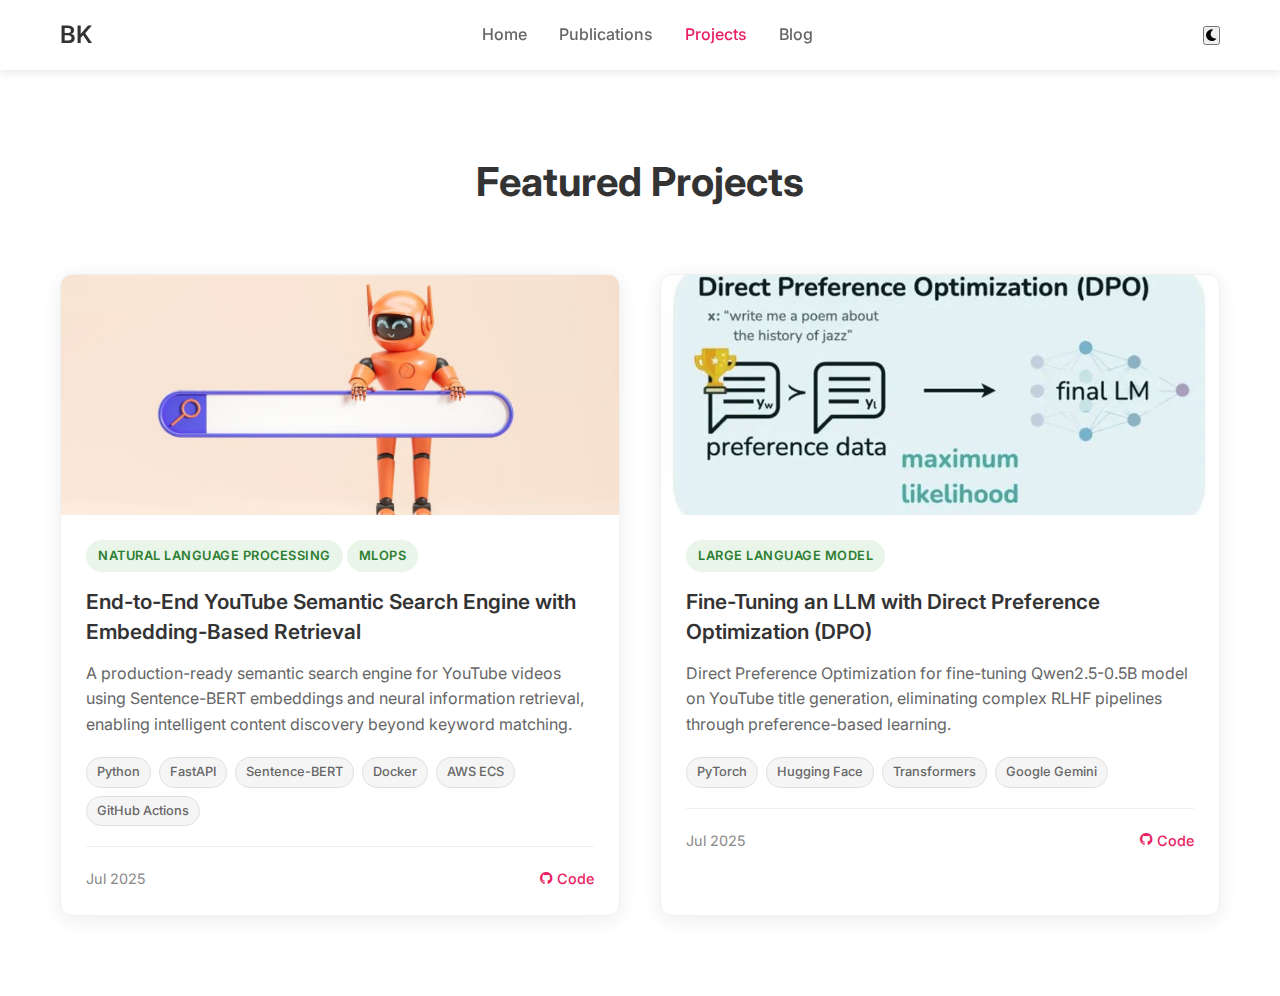
<file: projects.html>
<!DOCTYPE html>
<html lang="en">
<head>
    <meta charset="UTF-8">
    <meta name="viewport" content="width=device-width, initial-scale=1.0">
    <title>Projects</title>
    <link rel="stylesheet" href="css/style.css">
    <link href="https://fonts.googleapis.com/css2?family=Inter:wght@300;400;500;600;700&display=swap" rel="stylesheet">
    <link rel="stylesheet" href="https://cdnjs.cloudflare.com/ajax/libs/font-awesome/6.0.0/css/all.min.css">
</head>
<body>
    <nav class="navbar">
        <div class="nav-container">
            <div class="nav-brand">BK</div>
            <ul class="nav-menu">
                <li><a href="index.html" class="nav-link">Home</a></li>
                <li><a href="publications.html" class="nav-link">Publications</a></li>
                <li><a href="projects.html" class="nav-link active">Projects</a></li>
                <li><a href="#blog" class="nav-link">Blog</a></li>
            </ul>
            <button class="dark-mode-toggle" aria-label="Toggle dark mode">
                <i class="fas fa-moon"></i>
            </button>
            <div class="nav-toggle">
                <span></span>
                <span></span>
                <span></span>
            </div>
        </div>
    </nav>

    <main class="main-content">
        <div class="projects-container">
            <header class="projects-header">
                <h1>Featured Projects</h1>
            </header>

            <div class="projects-grid">
                <!-- Project Card 1 -->
                <article class="project-card">
                    <div class="project-image">
                        <img src="images/project1.jpg" alt="yt-semantic-search">
                    </div>
                    <div class="project-content">
                        <span class="project-category">NATURAL LANGUAGE PROCESSING</span>
                        <span class="project-category">MLOps</span>
                        <h2 class="project-title">
                            <a href="https://github.com/imbkaushik/yt-semantic-search" target="_blank">
                                End-to-End YouTube Semantic Search Engine with Embedding-Based Retrieval 
                            </a>
                        </h2>
                        <p class="project-description">
                            A production-ready semantic search engine for YouTube videos using Sentence-BERT embeddings and neural
                            information retrieval, enabling intelligent content discovery beyond keyword matching.
                        </p>
                        <div class="project-tech">
                            <span class="tech-tag">Python</span>
                            <span class="tech-tag">FastAPI</span>
                            <span class="tech-tag">Sentence-BERT</span>
                            <span class="tech-tag">Docker</span>
                            <span class="tech-tag">AWS ECS</span>
                            <span class="tech-tag">GitHub Actions</span>
                        </div>
                        <div class="project-meta">
                            <span class="project-date">Jul 2025</span>
                            <div class="project-links">
                                <a href="https://github.com/imbkaushik/yt-semantic-search" class="project-link" target="_blank">
                                    <i class="fab fa-github"></i> Code
                                </a>
                            </div>
                        </div>
                    </div>
                </article>

                <!-- Project Card 2 -->
                <article class="project-card">
                    <div class="project-image">
                        <img src="images/project2.jpg" alt="NLP Chatbot">
                    </div>
                    <div class="project-content">
                        <span class="project-category">LARGE LANGUAGE MODEL</span>
                        <h2 class="project-title">
                            <a href="https://github.com/imbkaushik/llm-dpo-finetuning" target="_blank">
                                Fine-Tuning an LLM with Direct Preference Optimization (DPO) 
                            </a>
                        </h2>
                        <p class="project-description">
                            Direct Preference Optimization for fine-tuning Qwen2.5-0.5B model on YouTube title generation, eliminating complex RLHF pipelines through preference-based learning.
                        </p>
                        <div class="project-tech">
                            <span class="tech-tag">PyTorch</span>
                            <span class="tech-tag">Hugging Face</span>
                            <span class="tech-tag">Transformers</span>
                            <span class="tech-tag">Google Gemini</span>
                        </div>

                        <div class="project-meta">
                            <span class="project-date">Jul 2025</span>
                            <div class="project-links">
                                <a href="https://github.com/imbkaushik/llm-dpo-finetuning" class="project-link" target="_blank">
                                    <i class="fab fa-github"></i> Code
                                </a>
                            </div>
                        </div>
                    </div>
                </article>

                <!-- Project Card 3 -->
    <!--            <article class="project-card">
                    <div class="project-image">
                        <img src="images/project3.jpg" alt="Computer Vision App">
                    </div>
                    <div class="project-content">
                        <span class="project-category">COMPUTER VISION</span>
                        <h2 class="project-title">
                            <a href="https://github.com/yourusername/object-detection" target="_blank">
                                Real-time Object Detection System
                            </a>
                        </h2>
                        <p class="project-description">
                            High-performance object detection and tracking system using YOLO v8 
                            and OpenCV. Optimized for edge devices with real-time processing 
                            capabilities at 30+ FPS.
                        </p>
                        <div class="project-tech">
                            <span class="tech-tag">Python</span>
                            <span class="tech-tag">YOLO</span>
                            <span class="tech-tag">OpenCV</span>
                            <span class="tech-tag">PyTorch</span>
                        </div>
                        <div class="project-meta">
                            <span class="project-date">Aug 2023</span>
                            <div class="project-links">
                                <a href="https://github.com/yourusername/project3" class="project-link" target="_blank">
                                    <i class="fab fa-github"></i> Code
                                </a>
                                <a href="https://demo-link.com" class="project-link" target="_blank">
                                    <i class="fas fa-external-link-alt"></i> Demo
                                </a>
                            </div>
                        </div>
                    </div>
                </article> -->

                <!-- Project Card 4 -->
<!--                <article class="project-card">
                    <div class="project-image">
                        <img src="images/project4.jpg" alt="MLOps Pipeline">
                    </div>
                    <div class="project-content">
                        <span class="project-category">MLOPS</span>
                        <h2 class="project-title">
                            <a href="https://github.com/yourusername/mlops-pipeline" target="_blank">
                                End-to-End MLOps Pipeline
                            </a>
                        </h2>
                        <p class="project-description">
                            Complete MLOps infrastructure for model training, validation, and 
                            deployment with automated CI/CD pipelines. Features model monitoring, 
                            drift detection, and automatic retraining capabilities.
                        </p>
                        <div class="project-tech">
                            <span class="tech-tag">Python</span>
                            <span class="tech-tag">MLflow</span>
                            <span class="tech-tag">Kubernetes</span>
                            <span class="tech-tag">Jenkins</span>
                        </div>
                        <div class="project-meta">
                            <span class="project-date">Mar 2024</span>
                            <div class="project-links">
                                <a href="https://github.com/yourusername/project4" class="project-link" target="_blank">
                                    <i class="fab fa-github"></i> Code
                                </a>
                                <a href="https://demo-link.com" class="project-link" target="_blank">
                                    <i class="fas fa-external-link-alt"></i> Demo
                                </a>
                            </div>
                        </div>
                    </div>
                </article> -->

                <!-- Project Card 5 -->
<!--                <article class="project-card">
                    <div class="project-image">
                        <img src="images/project5.jpg" alt="Data Analytics Dashboard">
                    </div>
                    <div class="project-content">
                        <span class="project-category">DATA SCIENCE</span>
                        <h2 class="project-title">
                            <a href="https://github.com/yourusername/data-dashboard" target="_blank">
                                Interactive Data Analytics Dashboard
                            </a>
                        </h2>
                        <p class="project-description">
                            Full-stack web application for real-time data visualization and analytics. 
                            Features interactive charts, statistical analysis, and automated reporting 
                            for business intelligence applications.
                        </p>
                        <div class="project-tech">
                            <span class="tech-tag">Python</span>
                            <span class="tech-tag">Streamlit</span>
                            <span class="tech-tag">PostgreSQL</span>
                            <span class="tech-tag">Plotly</span>
                        </div>
                        <div class="project-meta">
                            <span class="project-date">Dec 2023</span>
                            <div class="project-links">
                                <a href="https://github.com/yourusername/project5" class="project-link" target="_blank">
                                    <i class="fab fa-github"></i> Code
                                </a>
                                <a href="https://demo-link.com" class="project-link" target="_blank">
                                    <i class="fas fa-external-link-alt"></i> Demo
                                </a>
                            </div>
                        </div>
                    </div>
                </article> -->

                <!-- Project Card 6 -->
<!--                <article class="project-card">
                    <div class="project-image">
                        <img src="images/project6.jpg" alt="Recommendation System">
                    </div>
                    <div class="project-content">
                        <span class="project-category">MACHINE LEARNING</span>
                        <h2 class="project-title">
                            <a href="https://github.com/yourusername/recommendation-system" target="_blank">
                                Collaborative Filtering Recommendation Engine
                            </a>
                        </h2>
                        <p class="project-description">
                            Advanced recommendation system using matrix factorization and deep learning 
                            techniques. Implemented hybrid approaches combining collaborative and 
                            content-based filtering for improved accuracy.
                        </p>
                        <div class="project-tech">
                            <span class="tech-tag">Python</span>
                            <span class="tech-tag">Scikit-learn</span>
                            <span class="tech-tag">Pandas</span>
                            <span class="tech-tag">Flask</span>
                        </div>
                        <div class="project-meta">
                            <span class="project-date">Sep 2023</span>
                            <div class="project-links">
                                <a href="https://github.com/yourusername/project6" class="project-link" target="_blank">
                                    <i class="fab fa-github"></i> Code
                                </a>
                                <a href="https://demo-link.com" class="project-link" target="_blank">
                                    <i class="fas fa-external-link-alt"></i> Demo
                                </a>
                            </div>
                        </div>
                    </div>
                </article> -->
            </div>
        </div>
    </main>

    <script src="js/script.js"></script>
</body>
</html>
</file>
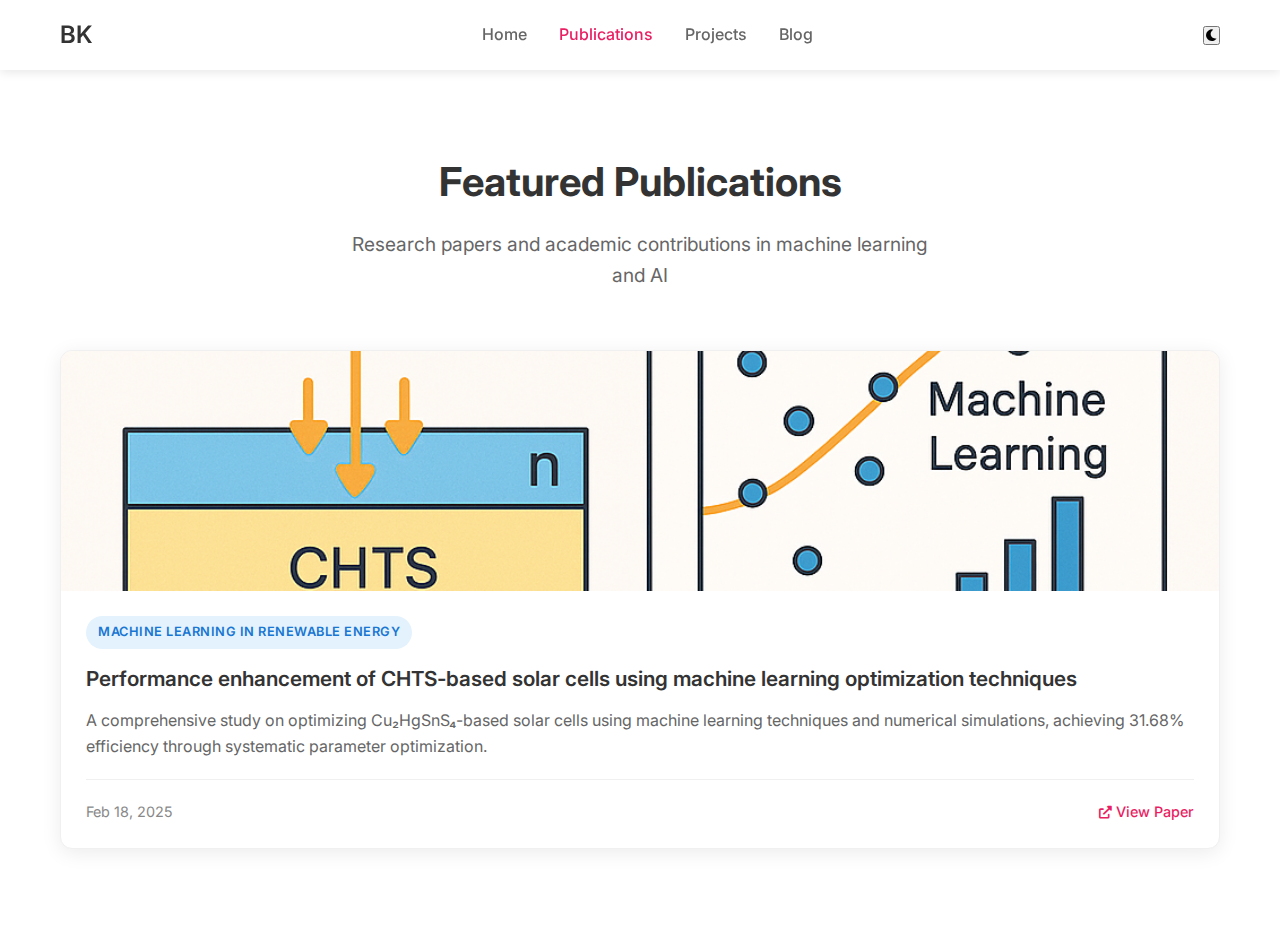
<file: publications.html>
<!DOCTYPE html>
<html lang="en">
<head>
    <meta charset="UTF-8">
    <meta name="viewport" content="width=device-width, initial-scale=1.0">
    <title>Publications</title>
    <link rel="stylesheet" href="css/style.css">
    <link href="https://fonts.googleapis.com/css2?family=Inter:wght@300;400;500;600;700&display=swap" rel="stylesheet">
    <link rel="stylesheet" href="https://cdnjs.cloudflare.com/ajax/libs/font-awesome/6.0.0/css/all.min.css">
</head>
<body>
    <nav class="navbar">
        <div class="nav-container">
            <div class="nav-brand">BK</div>
            <ul class="nav-menu">
                <li><a href="index.html" class="nav-link">Home</a></li>
                <li><a href="publications.html" class="nav-link active">Publications</a></li>
                <li><a href="projects.html" class="nav-link">Projects</a></li>
                <li><a href="#blog" class="nav-link">Blog</a></li>
            </ul>
            <button class="dark-mode-toggle" aria-label="Toggle dark mode">
                <i class="fas fa-moon"></i>
            </button>
            <div class="nav-toggle">
                <span></span>
                <span></span>
                <span></span>
            </div>
        </div>
    </nav>

    <main class="main-content">
        <div class="publications-container">
            <header class="publications-header">
                <h1>Featured Publications</h1>
                <p>Research papers and academic contributions in machine learning and AI</p>
            </header>

            <div class="publications-grid">
                <!-- Publication Card 1 -->
                <article class="publication-card">
                    <div class="publication-image">
                        <img src="images/publication1.png" alt="Working paper illustration">
                    </div>
                    <div class="publication-content">
                        <span class="publication-category">MACHINE LEARNING IN RENEWABLE ENERGY</span>
                        <h2 class="publication-title">
                            <a href="https://doi.org/10.1016/j.jpcs.2025.112642" target="_blank">
                                Performance enhancement of CHTS-based solar cells using machine learning optimization techniques
                            </a>
                        </h2>
                        <p class="publication-description">
                            A comprehensive study on optimizing Cu₂HgSnS₄-based solar cells using machine learning techniques and numerical simulations, achieving 31.68% efficiency through systematic parameter optimization.
                        </p>
                        <div class="publication-meta">
                            <span class="publication-date">Feb 18, 2025</span>
                            <a href="https://doi.org/10.1016/j.jpcs.2025.112642" class="publication-link" target="_blank">
                                <i class="fas fa-external-link-alt"></i> View Paper
                            </a>
                        </div>
                    </div>
                </article>

                 <!-- Publication Card 2 -->
 <!--                  <article class="publication-card">
                    <div class="publication-image">
                        <img src="images/publication2.jpg" alt="Conference paper illustration">
                    </div>
                    <div class="publication-content">
                        <span class="publication-category">LARGE LANGUAGE MODELS</span>
                        <h2 class="publication-title">
                            <a href="https://doi.org/paper-link" target="_blank">
                                An example conference paper
                            </a>
                        </h2>
                        <p class="publication-description">
                            Lorem ipsum dolor sit amet, consectetur adipiscing elit. Duis posuere 
                            tellus ac convallis placerat. Proin tincidunt magna sed ex sollicitudin 
                            condimentum.
                        </p>
                        <div class="publication-meta">
                            <span class="publication-date">Jul 1, 2013</span>
                            <a href="https://doi.org/paper-link" class="publication-link" target="_blank">
                                <i class="fas fa-external-link-alt"></i> View Paper
                            </a>
                        </div>
                    </div>
                </article> -->

                <!-- Publication Card 3 -->
  <!--               <article class="publication-card">
                    <div class="publication-image">
                        <img src="images/publication3.jpg" alt="Journal paper illustration">
                    </div>
                    <div class="publication-content">
                        <span class="publication-category">COMPUTER VISION</span>
                        <h2 class="publication-title">
                            <a href="https://doi.org/journal-link" target="_blank">
                                Deep Learning Approaches for Medical Image Analysis
                            </a>
                        </h2>
                        <p class="publication-description">
                            A comprehensive study on applying deep learning techniques for medical 
                            image segmentation and classification tasks with improved accuracy metrics.
                        </p>
                        <div class="publication-meta">
                            <span class="publication-date">Dec 15, 2023</span>
                            <a href="https://doi.org/journal-link" class="publication-link" target="_blank">
                                <i class="fas fa-external-link-alt"></i> View Paper
                            </a>
                        </div>
                    </div>
                </article> -->

                <!-- Publication Card 4 -->
 <!--                <article class="publication-card">
                    <div class="publication-image">
                        <img src="images/publication4.jpg" alt="Workshop paper illustration">
                    </div>
                    <div class="publication-content">
                        <span class="publication-category">NATURAL LANGUAGE PROCESSING</span>
                        <h2 class="publication-title">
                            <a href="https://arxiv.org/workshop-link" target="_blank">
                                Efficient Fine-tuning of Large Language Models
                            </a>
                        </h2>
                        <p class="publication-description">
                            Novel techniques for parameter-efficient fine-tuning of transformer 
                            models with reduced computational overhead and memory requirements.
                        </p>
                        <div class="publication-meta">
                            <span class="publication-date">Mar 22, 2024</span>
                            <a href="https://arxiv.org/workshop-link" class="publication-link" target="_blank">
                                <i class="fas fa-external-link-alt"></i> View Paper
                            </a>
                        </div>
                    </div>
                </article> -->
            </div>
        </div>
    </main>

    <script src="js/script.js"></script>
</body>
</html>
</file>
<file: css/style.css>
* {
    margin: 0;
    padding: 0;
    box-sizing: border-box;
}

body {
    font-family: 'Inter', -apple-system, BlinkMacSystemFont, sans-serif;
    line-height: 1.6;
    color: #333;
    background-color: #fff;
}

/* Navigation */
.navbar {
    background: #fff;
    box-shadow: 0 2px 10px rgba(0,0,0,0.1);
    position: fixed;
    top: 0;
    width: 100%;
    z-index: 1000;
}

.nav-container {
    max-width: 1200px;
    margin: 0 auto;
    padding: 0 20px;
    display: flex;
    justify-content: space-between;
    align-items: center;
    height: 70px;
}

.nav-brand {
    font-size: 1.5rem;
    font-weight: 600;
    color: #333;
}

.nav-menu {
    display: flex;
    list-style: none;
    gap: 2rem;
}

.nav-link {
    text-decoration: none;
    color: #666;
    font-weight: 500;
    transition: color 0.3s ease;
}

.nav-link:hover,
.nav-link.active {
    color: #e91e63;
}

.nav-toggle {
    display: none;
    flex-direction: column;
    cursor: pointer;
}

.nav-toggle span {
    width: 25px;
    height: 3px;
    background: #333;
    margin: 3px 0;
    transition: 0.3s;
}

/* Main Content */
.main-content {
    margin-top: 70px;
    padding: 40px 20px;
}

.hero-container {
    max-width: 1200px;
    margin: 0 auto;
    display: grid;
    grid-template-columns: 300px 1fr;
    gap: 60px;
    align-items: start;
}

/* Profile Section */
.profile-section {
    text-align: center;
    position: sticky;
    top: 100px;
}

.profile-image {
    width: 200px;
    height: 200px;
    margin: 0 auto 20px;
    border-radius: 50%;
    overflow: hidden;
    border: 4px solid #f0f0f0;
}

.profile-image img {
    width: 100%;
    height: 100%;
    object-fit: cover;
}

.name {
    font-size: 2rem;
    font-weight: 700;
    margin-bottom: 5px;
    color: #333;
}

.title {
    color: #666;
    font-size: 1.1rem;
    margin-bottom: 20px;
}

.social-links {
    display: flex;
    justify-content: center;
    gap: 15px;
    margin-top: 20px;
}

.social-link {
    display: flex;
    align-items: center;
    justify-content: center;
    width: 40px;
    height: 40px;
    border-radius: 50%;
    background: #f8f9fa;
    color: #666;
    text-decoration: none;
    transition: all 0.3s ease;
}

.social-link:hover {
    background: #e91e63;
    color: white;
    transform: translateY(-2px);
}

/* Content Section */
.content-section {
    padding-left: 20px;
}

.intro h2 {
    font-size: 2.5rem;
    font-weight: 700;
    margin-bottom: 20px;
    color: #333;
}

.intro p {
    margin-bottom: 20px;
    color: #666;
    font-size: 1.1rem;
    line-height: 1.7;
}

.download-cv {
    background: #e91e63;
    color: white;
    border: none;
    padding: 12px 24px;
    border-radius: 6px;
    font-size: 1rem;
    font-weight: 500;
    cursor: pointer;
    transition: all 0.3s ease;
    margin: 20px 0;
}

.download-cv:hover {
    background: #c2185b;
    transform: translateY(-2px);
}

/* Work Experience */
.work-experience {
    margin: 60px 0;
}

.work-experience h3 {
    font-size: 1.5rem;
    font-weight: 600;
    margin-bottom: 20px;
    color: #333;
}

.experience-item {
    display: flex;
    gap: 15px;
    padding: 20px;
    border: 1px solid #e0e0e0;
    border-radius: 8px;
    background: #f8f9fa;
}

.company-logo {
    width: 50px;
    height: 50px;
    background: #fff; /* Change from pink to white */
    border: 2px solid #e0e0e0; /* Add border */
    border-radius: 8px;
    display: flex;
    align-items: center;
    justify-content: center;
    overflow: hidden; /* Ensure image stays within bounds */
}

.company-logo img {
    width: 100%;
    height: 100%;
    object-fit: contain; /* Maintain aspect ratio */
    padding: 5px; /* Add small padding */
}

.experience-details h4 {
    font-size: 1.2rem;
    font-weight: 600;
    margin-bottom: 5px;
}

.duration {
    color: #666;
    font-size: 0.9rem;
    margin-bottom: 5px;
}

.company {
    color: #888;
    font-size: 0.95rem;
}

/* Info Grid */
.info-grid {
    display: grid;
    grid-template-columns: 1fr 1fr;
    gap: 40px;
    margin-top: 40px;
}

.interests h3,
.education h3 {
    font-size: 1.5rem;
    font-weight: 600;
    margin-bottom: 20px;
    color: #333;
}

.interests ul {
    list-style: none;
}

.interests li {
    padding: 8px 0;
    color: #666;
    position: relative;
    padding-left: 20px;
}

.interests li:before {
    content: '•';
    color: #e91e63;
    font-weight: bold;
    position: absolute;
    left: 0;
}

.education-item {
    display: flex;
    gap: 15px;
    align-items: flex-start;
}

.education-logo {
    width: 40px;
    height: 40px;
    background: #fff; /* Change from pink to white */
    border: 2px solid #e0e0e0; /* Add border */
    border-radius: 6px;
    display: flex;
    align-items: center;
    justify-content: center;
    flex-shrink: 0;
    overflow: hidden; /* Ensure image stays within bounds */
}

.education-logo img {
    width: 100%;
    height: 100%;
    object-fit: contain; /* Maintain aspect ratio */
    padding: 3px; /* Add small padding */
}


.education-details h4 {
    font-size: 1.1rem;
    font-weight: 600;
    margin-bottom: 5px;
}

.education-details .duration {
    color: #666;
    font-size: 0.9rem;
    margin-bottom: 5px;
}

.education-details .institution {
    color: #888;
    font-size: 0.95rem;
}

/* Responsive Design */
@media (max-width: 768px) {
    .nav-menu {
        position: fixed;
        left: -100%;
        top: 70px;
        flex-direction: column;
        background-color: white;
        width: 100%;
        text-align: center;
        transition: 0.3s;
        box-shadow: 0 10px 27px rgba(0,0,0,0.05);
        padding: 20px 0;
    }

    .nav-menu.active {
        left: 0;
    }

    .nav-toggle {
        display: flex;
    }

    .hero-container {
        grid-template-columns: 1fr;
        gap: 40px;
        text-align: center;
    }

    .profile-section {
        position: static;
    }

    .content-section {
        padding-left: 0;
    }

    .info-grid {
        grid-template-columns: 1fr;
        gap: 30px;
    }

    .intro h2 {
        font-size: 2rem;
    }
}

@media (max-width: 480px) {
    .main-content {
        padding: 20px 15px;
    }

    .intro h2 {
        font-size: 1.8rem;
    }

    .name {
        font-size: 1.8rem;
    }
}

/* Dark Theme Styles */
body.dark-theme {
    background-color: #121212;
    color: #e0e0e0;
}

/* Enhanced Navbar Dark Mode Styling */
body.dark-theme .navbar {
    background: #1f1f1f !important;
    box-shadow: 0 2px 10px rgba(0, 0, 0, 0.8);
    border-bottom: 1px solid #333;
}

body.dark-theme .nav-container {
    background: transparent;
}

body.dark-theme .nav-brand {
    color: #ffffff !important;
    font-weight: 600;
}

body.dark-theme .nav-link {
    color: #e0e0e0 !important;
}

body.dark-theme .nav-link:hover,
body.dark-theme .nav-link.active {
    color: #ff80ab !important;
}

body.dark-theme .dark-mode-toggle {
    color: #ff80ab !important;
}

body.dark-theme .dark-mode-toggle:hover {
    color: #ffffff !important;
}

/* Mobile menu dark styling */
body.dark-theme .nav-menu {
    background-color: #1f1f1f !important;
    box-shadow: 0 10px 27px rgba(0, 0, 0, 0.8);
}

/* Mobile hamburger dark styling */
body.dark-theme .nav-toggle span {
    background: #ffffff !important;
}

/* Rest of your dark theme styles... */
body.dark-theme .name,
body.dark-theme .intro h2,
body.dark-theme .work-experience h3,
body.dark-theme .interests h3,
body.dark-theme .education h3 {
    color: #e0e0e0;
}

body.dark-theme .title,
body.dark-theme .intro p,
body.dark-theme .duration,
body.dark-theme .company,
body.dark-theme .institution,
body.dark-theme .interests li {
    color: #b0b0b0;
}

body.dark-theme .social-link {
    background: #2a2a2a;
    color: #ccc;
}

body.dark-theme .social-link:hover {
    background: #ff80ab;
    color: #121212;
}

body.dark-theme .download-cv {
    background: #ff407f;
}

body.dark-theme .download-cv:hover {
    background: #e00056;
}

body.dark-theme .experience-item {
    background: #1f1f1f;
    border-color: #333;
}

body.dark-theme .company-logo {
    background: #2a2a2a;
    border-color: #444;
}

body.dark-theme .education-logo {
    background: #2a2a2a;
    border-color: #444;
}

body.dark-theme .experience-details h4,
body.dark-theme .education-details h4 {
    color: #e0e0e0;
}

/* Publications Page Styles */
.publications-container {
    max-width: 1200px;
    margin: 0 auto;
    padding: 40px 20px;
}

.publications-header {
    text-align: center;
    margin-bottom: 60px;
}

.publications-header h1 {
    font-size: 2.5rem;
    font-weight: 700;
    color: #333;
    margin-bottom: 15px;
}

.publications-header p {
    font-size: 1.2rem;
    color: #666;
    max-width: 600px;
    margin: 0 auto;
}

/* Publications Grid Layout */
.publications-grid {
    display: grid;
    grid-template-columns: repeat(auto-fit, minmax(400px, 1fr));
    gap: 40px;
    margin-top: 40px;
}

/* Publication Card Styles */
.publication-card {
    background: #fff;
    border-radius: 12px;
    overflow: hidden;
    box-shadow: 0 4px 20px rgba(0, 0, 0, 0.08);
    transition: all 0.3s ease;
    border: 1px solid #f0f0f0;
}

.publication-card:hover {
    transform: translateY(-5px);
    box-shadow: 0 8px 30px rgba(0, 0, 0, 0.12);
}

.publication-image {
    width: 100%;
    height: 240px;
    overflow: hidden;
    position: relative;
}

.publication-image img {
    width: 100%;
    height: 100%;
    object-fit: cover;
    transition: transform 0.3s ease;
}

.publication-card:hover .publication-image img {
    transform: scale(1.05);
}

.publication-content {
    padding: 25px;
}

.publication-category {
    display: inline-block;
    background: #e3f2fd;
    color: #1976d2;
    font-size: 0.8rem;
    font-weight: 600;
    padding: 6px 12px;
    border-radius: 20px;
    text-transform: uppercase;
    letter-spacing: 0.5px;
    margin-bottom: 15px;
}

.publication-title {
    margin: 0 0 15px 0;
    font-size: 1.3rem;
    font-weight: 600;
    line-height: 1.4;
}

.publication-title a {
    color: #333;
    text-decoration: none;
    transition: color 0.3s ease;
}

.publication-title a:hover {
    color: #e91e63;
}

.publication-description {
    color: #666;
    font-size: 1rem;
    line-height: 1.6;
    margin-bottom: 20px;
}

.publication-meta {
    display: flex;
    justify-content: space-between;
    align-items: center;
    padding-top: 20px;
    border-top: 1px solid #f0f0f0;
}

.publication-date {
    color: #888;
    font-size: 0.9rem;
}

.publication-link {
    color: #e91e63;
    text-decoration: none;
    font-weight: 500;
    font-size: 0.9rem;
    transition: color 0.3s ease;
}

.publication-link:hover {
    color: #c2185b;
}

.publication-link i {
    margin-left: 5px;
    font-size: 0.8rem;
}

/* Category Color Variations */
.publication-category.computer-vision {
    background: #f3e5f5;
    color: #7b1fa2;
}

.publication-category.nlp {
    background: #e8f5e8;
    color: #388e3c;
}

.publication-category.ml {
    background: #fff3e0;
    color: #f57c00;
}

/* Dark Mode Styles for Publications */
body.dark-theme .publications-header h1 {
    color: #e0e0e0;
}

body.dark-theme .publications-header p {
    color: #b0b0b0;
}

body.dark-theme .publication-card {
    background: #1f1f1f;
    border-color: #333;
}

body.dark-theme .publication-title a {
    color: #e0e0e0;
}

body.dark-theme .publication-title a:hover {
    color: #ff80ab;
}

body.dark-theme .publication-description {
    color: #b0b0b0;
}

body.dark-theme .publication-meta {
    border-top-color: #333;
}

body.dark-theme .publication-date {
    color: #888;
}

body.dark-theme .publication-link {
    color: #ff80ab;
}

body.dark-theme .publication-link:hover {
    color: #ff4081;
}

/* Responsive Design */
@media (max-width: 768px) {
    .publications-grid {
        grid-template-columns: 1fr;
        gap: 30px;
    }
    
    .publications-header h1 {
        font-size: 2rem;
    }
    
    .publication-content {
        padding: 20px;
    }
    
    .publication-meta {
        flex-direction: column;
        gap: 10px;
        align-items: flex-start;
    }
}

@media (max-width: 480px) {
    .publications-container {
        padding: 20px 15px;
    }
    
    .publications-header h1 {
        font-size: 1.8rem;
    }
    
    .publication-image {
        height: 200px;
    }
}

/* Projects Page Styles */
.projects-container {
    max-width: 1200px;
    margin: 0 auto;
    padding: 40px 20px;
}

.projects-header {
    text-align: center;
    margin-bottom: 60px;
}

.projects-header h1 {
    font-size: 2.5rem;
    font-weight: 700;
    color: #333;
    margin-bottom: 15px;
}

.projects-header p {
    font-size: 1.2rem;
    color: #666;
    max-width: 700px;
    margin: 0 auto;
}

/* Projects Grid Layout */
.projects-grid {
    display: grid;
    grid-template-columns: repeat(auto-fit, minmax(400px, 1fr));
    gap: 40px;
    margin-top: 40px;
}

/* Project Card Styles */
.project-card {
    background: #fff;
    border-radius: 12px;
    overflow: hidden;
    box-shadow: 0 4px 20px rgba(0, 0, 0, 0.08);
    transition: all 0.3s ease;
    border: 1px solid #f0f0f0;
}

.project-card:hover {
    transform: translateY(-5px);
    box-shadow: 0 8px 30px rgba(0, 0, 0, 0.12);
}

.project-image {
    width: 100%;
    height: 240px;
    overflow: hidden;
    position: relative;
}

.project-image img {
    width: 100%;
    height: 100%;
    object-fit: cover;
    transition: transform 0.3s ease;
}

.project-card:hover .project-image img {
    transform: scale(1.05);
}

.project-content {
    padding: 25px;
}

.project-category {
    display: inline-block;
    background: #e8f5e8;
    color: #2e7d32;
    font-size: 0.8rem;
    font-weight: 600;
    padding: 6px 12px;
    border-radius: 20px;
    text-transform: uppercase;
    letter-spacing: 0.5px;
    margin-bottom: 15px;
}

/* Category Color Variations */
.project-category:contains("DEEP LEARNING") {
    background: #e3f2fd;
    color: #1976d2;
}

.project-category:contains("COMPUTER VISION") {
    background: #f3e5f5;
    color: #7b1fa2;
}

.project-category:contains("MLOPS") {
    background: #fff3e0;
    color: #f57c00;
}

.project-category:contains("DATA SCIENCE") {
    background: #fce4ec;
    color: #c2185b;
}

.project-title {
    margin: 0 0 15px 0;
    font-size: 1.3rem;
    font-weight: 600;
    line-height: 1.4;
}

.project-title a {
    color: #333;
    text-decoration: none;
    transition: color 0.3s ease;
}

.project-title a:hover {
    color: #e91e63;
}

.project-description {
    color: #666;
    font-size: 1rem;
    line-height: 1.6;
    margin-bottom: 20px;
}

/* Technology Tags */
.project-tech {
    display: flex;
    flex-wrap: wrap;
    gap: 8px;
    margin-bottom: 20px;
}

.tech-tag {
    background: #f5f5f5;
    color: #666;
    font-size: 0.8rem;
    font-weight: 500;
    padding: 4px 10px;
    border-radius: 15px;
    border: 1px solid #e0e0e0;
}

.project-meta {
    display: flex;
    justify-content: space-between;
    align-items: center;
    padding-top: 20px;
    border-top: 1px solid #f0f0f0;
}

.project-date {
    color: #888;
    font-size: 0.9rem;
}

.project-links {
    display: flex;
    gap: 15px;
}

.project-link {
    color: #e91e63;
    text-decoration: none;
    font-weight: 500;
    font-size: 0.9rem;
    transition: color 0.3s ease;
    display: flex;
    align-items: center;
    gap: 5px;
}

.project-link:hover {
    color: #c2185b;
}

.project-link i {
    font-size: 0.8rem;
}

/* Dark Mode Styles for Projects */
body.dark-theme .projects-header h1 {
    color: #e0e0e0;
}

body.dark-theme .projects-header p {
    color: #b0b0b0;
}

body.dark-theme .project-card {
    background: #1f1f1f;
    border-color: #333;
}

body.dark-theme .project-title a {
    color: #e0e0e0;
}

body.dark-theme .project-title a:hover {
    color: #ff80ab;
}

body.dark-theme .project-description {
    color: #b0b0b0;
}

body.dark-theme .tech-tag {
    background: #2a2a2a;
    color: #ccc;
    border-color: #444;
}

body.dark-theme .project-meta {
    border-top-color: #333;
}

body.dark-theme .project-date {
    color: #888;
}

body.dark-theme .project-link {
    color: #ff80ab;
}

body.dark-theme .project-link:hover {
    color: #ff4081;
}

/* Responsive Design */
@media (max-width: 768px) {
    .projects-grid {
        grid-template-columns: 1fr;
        gap: 30px;
    }
    
    .projects-header h1 {
        font-size: 2rem;
    }
    
    .project-content {
        padding: 20px;
    }
    
    .project-meta {
        flex-direction: column;
        gap: 15px;
        align-items: flex-start;
    }
    
    .project-links {
        width: 100%;
        justify-content: flex-start;
    }
}

@media (max-width: 480px) {
    .projects-container {
        padding: 20px 15px;
    }
    
    .projects-header h1 {
        font-size: 1.8rem;
    }
    
    .project-image {
        height: 200px;
    }
    
    .tech-tag {
        font-size: 0.75rem;
        padding: 3px 8px;
    }
}
</file>
